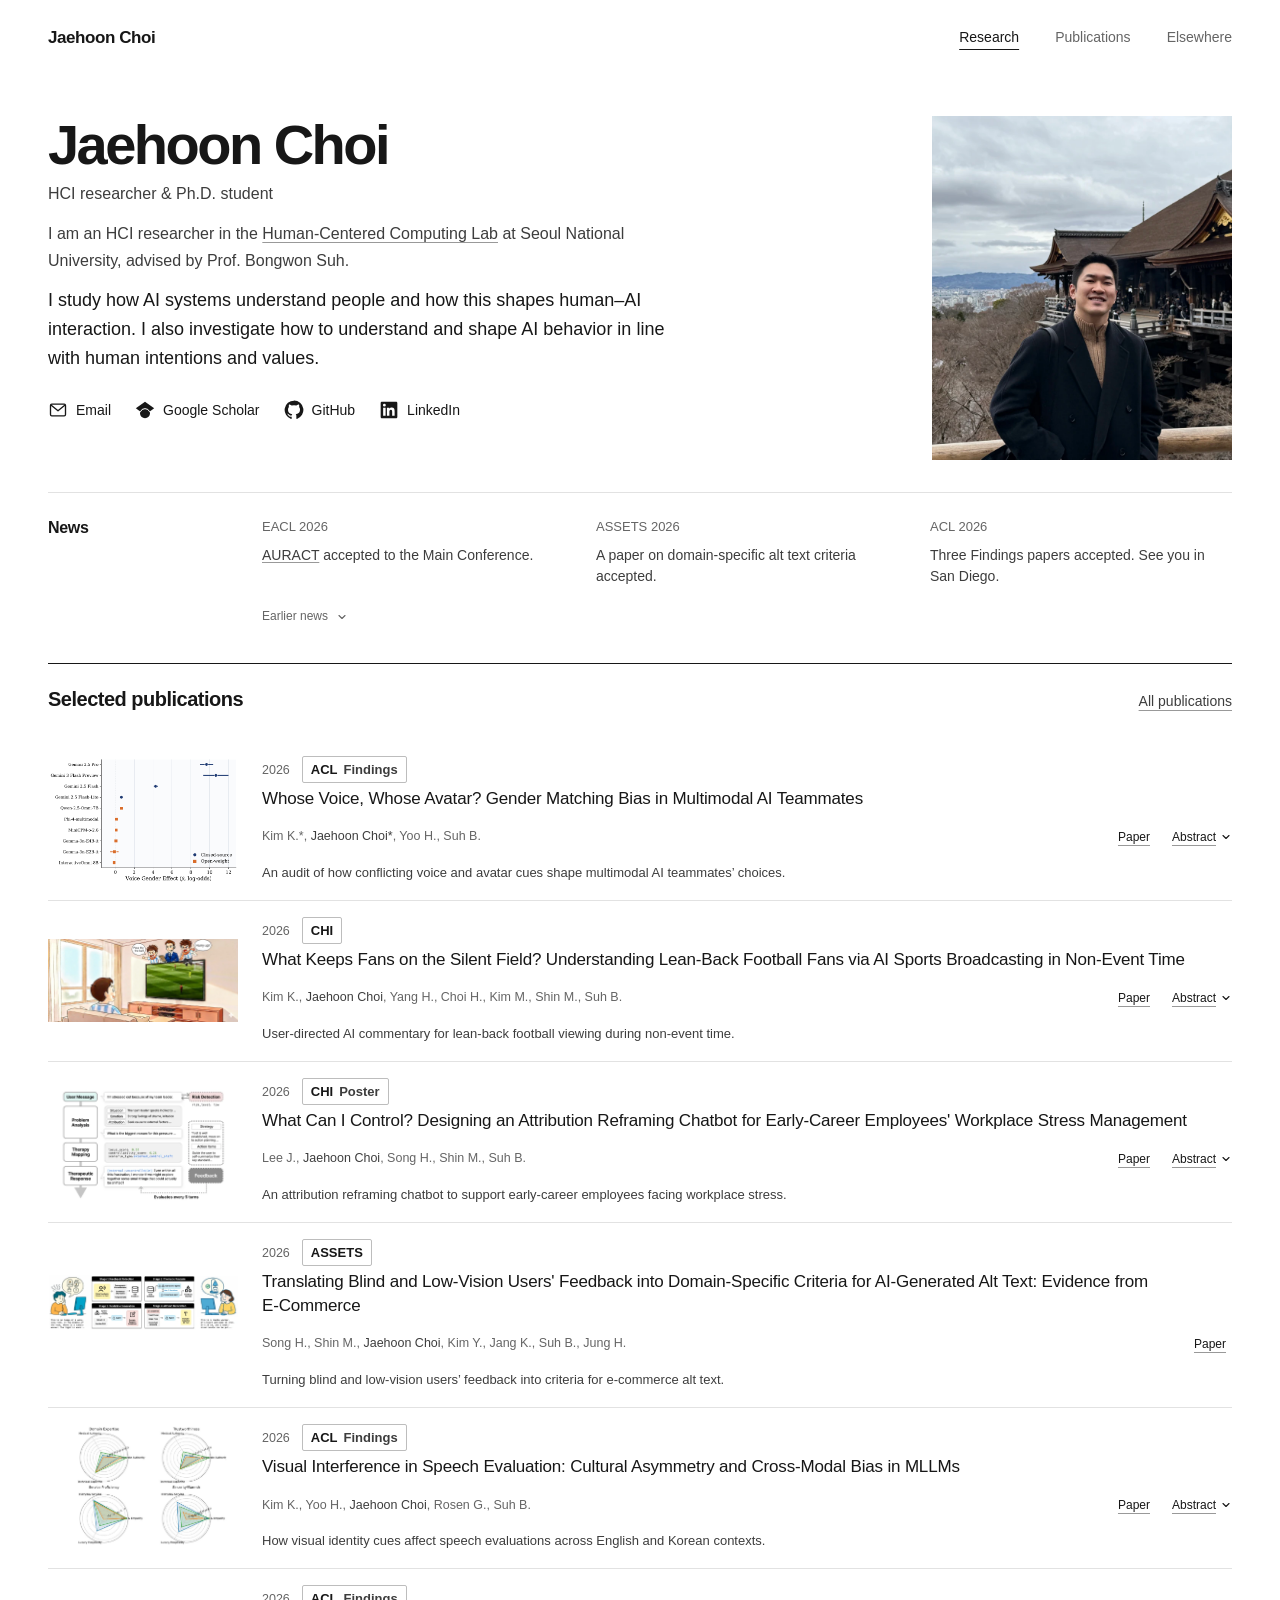
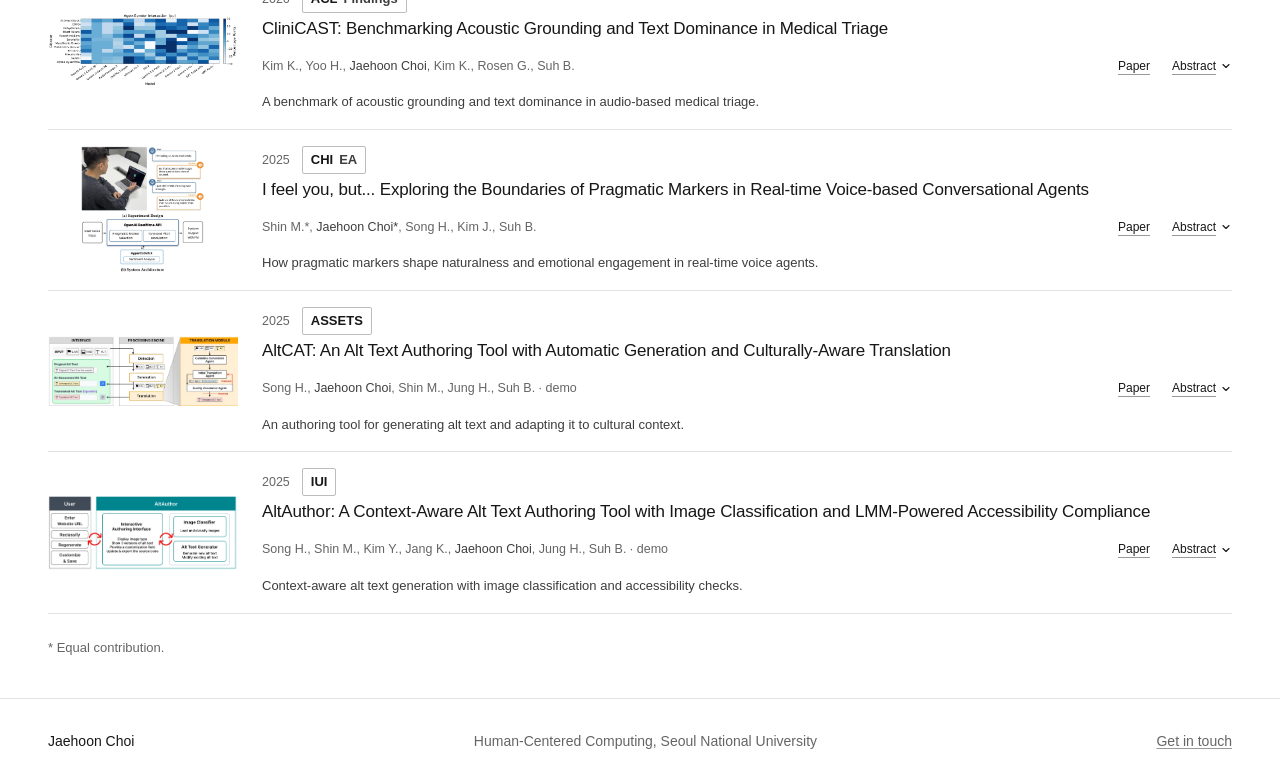
<file: index.html>
<!doctype html>
<html lang="en" data-theme="light">
<head>
  <meta charset="utf-8">
  <meta name="viewport" content="width=device-width, initial-scale=1">
  <meta name="description" content="Jaehoon Choi is an HCI researcher and Ph.D. student at Seoul National University, studying people and AI.">
  <meta name="theme-color" content="#ffffff">
  <title>Jaehoon Choi, HCI researcher</title>
  <link rel="stylesheet" href="type-refinement.css?v=venue-labels-2">
  <noscript><style>
  /* Hallmark · no-script access: every research and photo view stays readable */
  [data-view-panel][hidden] { display: block !important; }
  .publication-page { display: block !important; }
  .abstract-panel { display: block !important; }
  .pub-filters, .gallery-filters, .theme-toggle, .abstract-toggle, [data-paper-abstract] { display: none !important; }
  </style></noscript>
</head>
<body>
  <a class="skip-link" href="#main">Skip to content</a>
  <header class="site-header container">
    <a class="wordmark" href="#home" data-view-target="home">Jaehoon Choi</a>
    <nav class="site-nav" aria-label="Primary">
      <a href="#home" data-view-target="home" class="is-active">Research</a>
      <a href="#publications" data-view-target="publications">Publications</a>
      <a href="#elsewhere" data-view-target="elsewhere">Elsewhere</a>
    </nav>
  </header>
  <main id="main">
    <article id="home" data-view-panel="home">
      <section class="hero compact-profile profile-revision container" aria-label="Profile and recent news">
        <figure class="profile">
          <img src="assets/profile-kyoto-p3.webp" alt="Jaehoon Choi in Kyoto" width="1200" height="900" class="portrait" fetchpriority="high" decoding="async">
        </figure>
        <div class="introduction"><h1>Jaehoon Choi</h1>
          <p class="affiliation">HCI researcher &amp; Ph.D. student</p><div class="prose"><p>I am an HCI researcher in the <a class="text-link" href="https://snuhcc.github.io" target="_blank" rel="noreferrer">Human-Centered Computing Lab</a> at Seoul National University, advised by Prof. Bongwon Suh.</p><p>I study how AI systems understand people and how this shapes human–AI interaction. I also investigate how to understand and shape AI behavior in line with human intentions and values.</p></div><div class="social-links"><a href="mailto:hoon95@snu.ac.kr"><svg class="social-icon" viewBox="0 0 24 24" aria-hidden="true" focusable="false"><rect x="3" y="5" width="18" height="14" rx="1.5" fill="none" stroke="currentColor" stroke-width="1.6"/><path d="m3.5 6 8.5 7 8.5-7" fill="none" stroke="currentColor" stroke-width="1.6" stroke-linejoin="round"/></svg><span>Email</span></a>
<a href="https://scholar.google.com/citations?user=P-nJLYoAAAAJ&hl=ko&oi=sra" target="_blank" rel="noreferrer"><svg class="social-icon" viewBox="0 0 24 24" aria-hidden="true" focusable="false"><path d="M12 2 1 10l11 8 11-8L12 2Z"/><circle cx="12" cy="16" r="6" fill="currentColor"/><path d="M6.4 14.2a6 6 0 0 1 11.2 0" fill="none" stroke="var(--color-paper)" stroke-width="1.2"/></svg><span>Google Scholar</span></a>
<a href="https://github.com/halfhoon" target="_blank" rel="noreferrer"><svg class="social-icon" viewBox="0 0 24 24" aria-hidden="true" focusable="false"><path d="M12 .75a11.25 11.25 0 0 0-3.56 21.92c.56.1.77-.24.77-.54v-2.1c-3.13.68-3.79-1.33-3.79-1.33-.51-1.3-1.25-1.65-1.25-1.65-1.02-.7.08-.69.08-.69 1.13.08 1.72 1.16 1.72 1.16 1 1.72 2.63 1.22 3.27.93.1-.73.4-1.22.71-1.5-2.5-.28-5.13-1.25-5.13-5.56 0-1.23.44-2.23 1.16-3.02-.12-.29-.5-1.43.11-2.98 0 0 .95-.3 3.1 1.15a10.8 10.8 0 0 1 5.64 0c2.15-1.46 3.1-1.15 3.1-1.15.62 1.55.23 2.69.12 2.98.72.79 1.15 1.79 1.15 3.02 0 4.32-2.63 5.27-5.14 5.55.4.35.76 1.03.76 2.08v3.11c0 .3.2.65.77.54A11.25 11.25 0 0 0 12 .75Z"/></svg><span>GitHub</span></a>
<a href="https://www.linkedin.com/in/jaehoon-choi-9299b7343/" target="_blank" rel="noreferrer"><svg class="social-icon" viewBox="0 0 24 24" aria-hidden="true" focusable="false"><path d="M20.45 2H3.55C2.69 2 2 2.68 2 3.52v16.96c0 .84.69 1.52 1.55 1.52h16.9c.86 0 1.55-.68 1.55-1.52V3.52c0-.84-.69-1.52-1.55-1.52ZM7.93 18.75H4.98V9.2h2.95v9.55ZM6.45 7.89a1.71 1.71 0 1 1 0-3.42 1.71 1.71 0 0 1 0 3.42Zm12.3 10.86H15.8V14.1c0-1.11-.02-2.54-1.55-2.54-1.55 0-1.79 1.21-1.79 2.46v4.73H9.51V9.2h2.83v1.3h.04c.39-.74 1.36-1.53 2.8-1.53 3 0 3.57 1.98 3.57 4.55v5.23Z"/></svg><span>LinkedIn</span></a></div>
        </div>
        <section class="compact-news" aria-labelledby="news-title">
          <div class="news-heading"><h2 id="news-title">News</h2></div>
          <div class="news-list"><div class="update-item"><div class="update-year">EACL 2026</div><div class="update-text"><a href="#pub-auract"><abbr>AURACT</abbr></a> accepted to the Main Conference.</div></div>
<div class="update-item">
                <div class="update-year"><abbr>ASSETS</abbr> 2026</div>
                <div class="update-text">A paper on domain-specific alt text criteria accepted.</div>
              </div>
<div class="update-item">
                <div class="update-year"><abbr>ACL</abbr> 2026</div>
                <div class="update-text">Three Findings papers accepted. See you in San Diego.</div>
              </div></div>
          <details class="earlier-news"><summary>Earlier news<svg class="disclosure-icon" viewBox="0 0 16 16" aria-hidden="true" focusable="false"><path d="m4 6 4 4 4-4" fill="none" stroke="currentColor" stroke-width="1.5" stroke-linecap="round" stroke-linejoin="round"/></svg></summary><div class="update-item">
                <div class="update-year"><abbr>CHI</abbr> 2026</div>
                <div class="update-text">One full paper and one poster accepted.</div>
              </div>
<div class="update-item">
                <div class="update-year"><abbr>CHI EA</abbr> 2025</div>
                <div class="update-text">Presented our work on pragmatic markers in voice agents.</div>
              </div></details>
        </section>
      </section>

      <section class="selected unified-research container" aria-labelledby="research-title">
        <div class="section-heading"><h2 id="research-title">Selected publications</h2><a class="quiet-link" href="#publications" data-view-target="publications">All publications</a></div>
        <div class="research-group"><article class="research-item" data-publication-index="1">
      <a class="research-figure" href="https://aclanthology.org/2026.findings-acl.2057/" target="_blank" rel="noreferrer" aria-label="Read paper"><img src="assets/research/voice-effect.webp" alt="Voice gender effects across multimodal AI models." width="737" height="490" class="" loading="lazy" decoding="async"></a>
      <div class="research-body"><p class="research-date"><span>2026</span><span class="research-venue venue-label"><abbr>ACL</abbr> Findings</span></p><h3 class="research-title"><a href="https://aclanthology.org/2026.findings-acl.2057/" target="_blank" rel="noreferrer">Whose Voice, Whose Avatar? Gender Matching Bias in Multimodal AI Teammates</a></h3><div class="research-authors">Kim K.*, <strong>Jaehoon Choi*</strong>, Yoo H., Suh B.</div><p class="research-description">An audit of how conflicting voice and avatar cues shape multimodal AI teammates’ choices.</p><div class="research-links"><a href="https://aclanthology.org/2026.findings-acl.2057/" target="_blank" rel="noreferrer">Paper</a><button type="button" data-paper-abstract="1">Abstract</button></div></div>
    </article><article class="research-item" data-publication-index="2">
      <a class="research-figure" href="https://dl.acm.org/doi/full/10.1145/3772318.3791932" target="_blank" rel="noreferrer" aria-label="Read paper"><img src="assets/research/arua-000.png" alt="ARUA, user-directed AI football commentary." width="1536" height="672" class="" loading="lazy" decoding="async"></a>
      <div class="research-body"><p class="research-date"><span>2026</span><span class="research-venue venue-label"><abbr>CHI</abbr></span></p><h3 class="research-title"><a href="https://dl.acm.org/doi/full/10.1145/3772318.3791932" target="_blank" rel="noreferrer">What Keeps Fans on the Silent Field? Understanding Lean-Back Football Fans via AI Sports Broadcasting in Non-Event Time</a></h3><div class="research-authors">Kim K., <strong>Jaehoon Choi</strong>, Yang H., Choi H., Kim M., Shin M., Suh B.</div><p class="research-description">User-directed AI commentary for lean-back football viewing during non-event time.</p><div class="research-links"><a href="https://dl.acm.org/doi/full/10.1145/3772318.3791932" target="_blank" rel="noreferrer">Paper</a><button type="button" data-paper-abstract="2">Abstract</button></div></div>
    </article><article class="research-item" data-publication-index="3">
      <a class="research-figure" href="https://doi.org/10.1145/3772363.3798873" target="_blank" rel="noreferrer" aria-label="Read paper"><img src="assets/research/workplace.webp" alt="Attribution reframing chatbot for workplace stress." width="779" height="500" class="" loading="lazy" decoding="async"></a>
      <div class="research-body"><p class="research-date"><span>2026</span><span class="research-venue venue-label"><abbr>CHI</abbr> Poster</span></p><h3 class="research-title"><a href="https://doi.org/10.1145/3772363.3798873" target="_blank" rel="noreferrer">What Can I Control? Designing an Attribution Reframing Chatbot for Early-Career Employees' Workplace Stress Management</a></h3><div class="research-authors">Lee J., <strong>Jaehoon Choi</strong>, Song H., Shin M., Suh B.</div><p class="research-description">An attribution reframing chatbot to support early-career employees facing workplace stress.</p><div class="research-links"><a href="https://doi.org/10.1145/3772363.3798873" target="_blank" rel="noreferrer">Paper</a><button type="button" data-paper-abstract="3">Abstract</button></div></div>
    </article><article class="research-item" data-publication-index="4">
      <a class="research-figure" href="https://doi.org/10.1145/3797867.3828985" target="_blank" rel="noreferrer" aria-label="Read paper"><img src="assets/research/alt-criteria.webp" alt="Research workflow for domain-specific alt text criteria." width="815" height="236" class="" loading="lazy" decoding="async"></a>
      <div class="research-body"><p class="research-date"><span>2026</span><span class="research-venue venue-label"><abbr>ASSETS</abbr></span></p><h3 class="research-title"><a href="https://doi.org/10.1145/3797867.3828985" target="_blank" rel="noreferrer">Translating Blind and Low-Vision Users' Feedback into Domain-Specific Criteria for AI-Generated Alt Text: Evidence from E-Commerce</a></h3><div class="research-authors">Song H., Shin M., <strong>Jaehoon Choi</strong>, Kim Y., Jang K., Suh B., Jung H.</div><p class="research-description">Turning blind and low-vision users’ feedback into criteria for e-commerce alt text.</p><div class="research-links"><a href="https://doi.org/10.1145/3797867.3828985" target="_blank" rel="noreferrer">Paper</a></div></div>
    </article><article class="research-item" data-publication-index="5">
      <a class="research-figure" href="https://aclanthology.org/2026.findings-acl.1362/" target="_blank" rel="noreferrer" aria-label="Read paper"><img src="assets/research/visual-interference.webp" alt="Cross-modal bias in speech evaluation." width="1395" height="1060" class="" loading="lazy" decoding="async"></a>
      <div class="research-body"><p class="research-date"><span>2026</span><span class="research-venue venue-label"><abbr>ACL</abbr> Findings</span></p><h3 class="research-title"><a href="https://aclanthology.org/2026.findings-acl.1362/" target="_blank" rel="noreferrer">Visual Interference in Speech Evaluation: Cultural Asymmetry and Cross-Modal Bias in MLLMs</a></h3><div class="research-authors">Kim K., Yoo H., <strong>Jaehoon Choi</strong>, Rosen G., Suh B.</div><p class="research-description">How visual identity cues affect speech evaluations across English and Korean contexts.</p><div class="research-links"><a href="https://aclanthology.org/2026.findings-acl.1362/" target="_blank" rel="noreferrer">Paper</a><button type="button" data-paper-abstract="5">Abstract</button></div></div>
    </article><article class="research-item" data-publication-index="6">
      <a class="research-figure" href="https://aclanthology.org/2026.findings-acl.2056/" target="_blank" rel="noreferrer" aria-label="Read paper"><img src="assets/research/clinicast.webp" alt="CliniCAST acoustic grounding benchmark." width="1393" height="538" class="" loading="lazy" decoding="async"></a>
      <div class="research-body"><p class="research-date"><span>2026</span><span class="research-venue venue-label"><abbr>ACL</abbr> Findings</span></p><h3 class="research-title"><a href="https://aclanthology.org/2026.findings-acl.2056/" target="_blank" rel="noreferrer">CliniCAST: Benchmarking Acoustic Grounding and Text Dominance in Medical Triage</a></h3><div class="research-authors">Kim K., Yoo H., <strong>Jaehoon Choi</strong>, Kim K., Rosen G., Suh B.</div><p class="research-description">A benchmark of acoustic grounding and text dominance in audio-based medical triage.</p><div class="research-links"><a href="https://aclanthology.org/2026.findings-acl.2056/" target="_blank" rel="noreferrer">Paper</a><button type="button" data-paper-abstract="6">Abstract</button></div></div>
    </article><article class="research-item" data-publication-index="7">
      <a class="research-figure" href="https://doi.org/10.1145/3706599.3719797" target="_blank" rel="noreferrer" aria-label="Read paper"><img src="assets/research/pragmatic-markers.webp" alt="Voice agent experiment and system architecture." width="749" height="779" class="" loading="lazy" decoding="async"></a>
      <div class="research-body"><p class="research-date"><span>2025</span><span class="research-venue venue-label"><abbr>CHI</abbr> EA</span></p><h3 class="research-title"><a href="https://doi.org/10.1145/3706599.3719797" target="_blank" rel="noreferrer">I feel you, but... Exploring the Boundaries of Pragmatic Markers in Real-time Voice-based Conversational Agents</a></h3><div class="research-authors">Shin M.*, <strong>Jaehoon Choi*</strong>, Song H., Kim J., Suh B.</div><p class="research-description">How pragmatic markers shape naturalness and emotional engagement in real-time voice agents.</p><div class="research-links"><a href="https://doi.org/10.1145/3706599.3719797" target="_blank" rel="noreferrer">Paper</a><button type="button" data-paper-abstract="7">Abstract</button></div></div>
    </article><article class="research-item" data-publication-index="8">
      <a class="research-figure" href="https://doi.org/10.1145/3663547.3759732" target="_blank" rel="noreferrer" aria-label="Read paper"><img src="assets/research/altcat.webp" alt="AltCAT system architecture and culture-aware translation module." width="975" height="361" class="" loading="lazy" decoding="async"></a>
      <div class="research-body"><p class="research-date"><span>2025</span><span class="research-venue venue-label"><abbr>ASSETS</abbr></span></p><h3 class="research-title"><a href="https://doi.org/10.1145/3663547.3759732" target="_blank" rel="noreferrer">AltCAT: An Alt Text Authoring Tool with Automatic Generation and Culturally-Aware Translation</a></h3><div class="research-authors">Song H., <strong>Jaehoon Choi</strong>, Shin M., Jung H., Suh B. · demo</div><p class="research-description">An authoring tool for generating alt text and adapting it to cultural context.</p><div class="research-links"><a href="https://doi.org/10.1145/3663547.3759732" target="_blank" rel="noreferrer">Paper</a><button type="button" data-paper-abstract="8">Abstract</button></div></div>
    </article><article class="research-item" data-publication-index="9">
      <a class="research-figure" href="https://doi.org/10.1145/3708557.3716366" target="_blank" rel="noreferrer" aria-label="Read paper"><img src="assets/research/altauthor.webp" alt="AltAuthor system architecture and user interaction." width="925" height="368" class="" loading="lazy" decoding="async"></a>
      <div class="research-body"><p class="research-date"><span>2025</span><span class="research-venue venue-label"><abbr>IUI</abbr></span></p><h3 class="research-title"><a href="https://doi.org/10.1145/3708557.3716366" target="_blank" rel="noreferrer">AltAuthor: A Context-Aware Alt Text Authoring Tool with Image Classification and LMM-Powered Accessibility Compliance</a></h3><div class="research-authors">Song H., Shin M., Kim Y., Jang K., <strong>Jaehoon Choi</strong>, Jung H., Suh B. · demo</div><p class="research-description">Context-aware alt text generation with image classification and accessibility checks.</p><div class="research-links"><a href="https://doi.org/10.1145/3708557.3716366" target="_blank" rel="noreferrer">Paper</a><button type="button" data-paper-abstract="9">Abstract</button></div></div>
    </article></div>
        <p class="contribution-note">* Equal contribution.</p>
      </section>
    </article>

    <div class="publication-page container"><section class="work" id="publications" data-view-panel="publications" hidden>
      <div class="section-grid">
        <aside class="publication-index">

          <nav class="year-index" aria-label="Jump to publication year">
            <a href="#pub-2026"><span>2026</span><small>7</small></a>
            <a href="#pub-2025"><span>2025</span><small>6</small></a>
            <a href="#pub-2023"><span>2023</span><small>1</small></a>
          </nav>
        </aside>
        <div>
          <h1 class="section-title">Publications</h1>
          <div class="pub-intro" aria-label="Publication counts">
            <div class="pub-stats">
              <div class="pub-stat"><b>10</b><span>International</span></div>
              <div class="pub-stat"><b>4</b><span>Domestic</span></div>
            </div>
          </div>

          <div class="pub-filters" aria-label="Filter publications by venue">
            <button type="button" class="is-active" data-pub-filter="all">All</button>
            <button type="button" data-pub-filter="eacl"><abbr>EACL</abbr></button>
            <button type="button" data-pub-filter="acl"><abbr>ACL</abbr></button>
            <button type="button" data-pub-filter="chi"><abbr>CHI</abbr></button>
            <button type="button" data-pub-filter="iui"><abbr>IUI</abbr></button>
            <button type="button" data-pub-filter="assets"><abbr>ASSETS</abbr></button>
            <button type="button" data-pub-filter="hcik"><abbr>HCIK</abbr></button>
            <button type="button" data-pub-filter="jiis"><abbr>JIIS</abbr></button>
          </div>

          <div class="pub-table">
            <div class="pub-list-label" data-scope-label="international"><b>International</b><span>10 papers & demos</span></div>
            <div class="pub-group" id="pub-2026" data-scope="international">
              <div class="pub-year">2026</div>
              <div>
                <div class="pub-row" id="pub-auract" data-venue="eacl" tabindex="-1">
                  <div>
                    <div class="pub-title">AURACT: Auditing Response Policy Alignment under Controlled Prosodic Variation in Large Audio Language Models</div>
                    <div class="pub-meta">Kim K., Yoo H., <strong>Jaehoon Choi</strong>, Suh B.</div>
                  </div>
                  <div class="pub-venue"><span class="venue-label"><abbr>EACL</abbr> Main</span><span class="publication-status">To appear</span></div>
                </div>
                <div class="pub-row" data-venue="acl">
                  <div>
                    <div class="pub-title"><a href="https://aclanthology.org/2026.findings-acl.2057/" target="_blank" rel="noreferrer">Whose Voice, Whose Avatar? Gender Matching Bias in Multimodal AI Teammates</a></div>
                    <div class="pub-meta">Kim K.*, <strong>Jaehoon Choi*</strong>, Yoo H., Suh B.</div>
                    <div class="pub-equal">* Equal contribution.</div>
                    <div class="pub-actions"><button type="button" class="abstract-toggle" aria-expanded="false">Abstract</button></div>
                    <div class="abstract-panel">Multimodal Large Language Models (MLLMs) are increasingly deployed as social agents, yet their ability to integrate conflicting identity cues remains underexplored. We audit gender bias in ten recent MLLMs using a counterfactual cooperative gaming task that pairs synthetic voices with avatars of varying gender presentation and visual fidelity. Our analysis reveals distinct bias patterns that can occur independently: closed-source models (eg, Gemini 2.5/3) exhibit a near-deterministic “voice-matching” bias that enforces binary alignment between voice and appearance, whereas open-weight models (eg, Qwen-2.5-Omni-7B) show limited responsiveness to vocal cues and instead exhibit context-driven stereotypes, such as preferring male avatars in combat scenarios. We further find that reducing visual realism attenuates matching tendencies in some models. These findings demonstrate that multimodal fairness is not monolithic; models may appear unbiased on one dimension while enforcing strict identity congruence or role-based stereotypes on another. Code and data are available at https://github.com/halfhoon/whose-voice-whose-avatar.</div>
                  </div>
                  <div class="pub-venue"><span class="venue-label"><abbr>ACL</abbr> Findings</span></div>
                </div>
                <div class="pub-row" data-venue="chi">
                  <div>
                    <div class="pub-title"><a href="https://dl.acm.org/doi/full/10.1145/3772318.3791932" target="_blank" rel="noreferrer">What Keeps Fans on the Silent Field? Understanding Lean-Back Football Fans via AI Sports Broadcasting in Non-Event Time</a></div>
                    <div class="pub-meta">Kim K., <strong>Jaehoon Choi</strong>, Yang H., Choi H., Kim M., Shin M., Suh B.</div>
                    <div class="pub-actions"><button type="button" class="abstract-toggle" aria-expanded="false">Abstract</button></div>
                    <div class="abstract-panel">Modern media consumption habits challenge ‘lean-back’ viewers—who prefer passive viewing—to stay engaged during the frequent periods of Non-Event Time in soccer matches. Existing commentary options often fail this audience, being either too dry or too interactive. To investigate their needs, we developed ARUA, a prototype that positions users as ‘directors’ of their own AI commentary. This approach serves as a probe to understand their preferences for a more engaging viewing experience. In a qualitative study with 32 fans, we found users craft the commentary into a relational tool, tailoring its social presence and emotional tone to maintain engagement. They created proxy voices for their own emotions and curated balanced conversational panels. Our work contributes an understanding of lean-back viewers, introduces a user-directed paradigm for personalized media, and provides design principles for creating engaging, low-effort experiences that support control over social presence, emotional tone, and cognitive load.</div>
                  </div>
                  <div class="pub-venue"><span class="venue-label"><abbr>CHI</abbr></span></div>
                </div>
                <div class="pub-row" data-venue="chi">
                  <div>
                    <div class="pub-title"><a href="https://doi.org/10.1145/3772363.3798873" target="_blank" rel="noreferrer">What Can I Control? Designing an Attribution Reframing Chatbot for Early-Career Employees' Workplace Stress Management</a></div>
                    <div class="pub-meta">Lee J., <strong>Jaehoon Choi</strong>, Song H., Shin M., Suh B.</div>
                    <div class="pub-actions"><button type="button" class="abstract-toggle" aria-expanded="false">Abstract</button></div>
                    <div class="abstract-panel">Early-career employees are particularly vulnerable to workplace stress due to psychosocial stressors such as high work demands and low job control. Despite the importance of addressing these stressors, existing digital interventions for early-career employees focus on information-oriented support like onboarding. This study presents an attribution reframing chatbot (AR chatbot) for workplace stress management among early-career employees. Attribution reframing offers a cognitive intervention point of psychosocial stressors by shifting how individuals interpret stress causes along locus and controllability dimensions. Following formative interviews with 11 early-career employees exploring stress situations and interpretation patterns, we evaluated the AR chatbot with 14 early-career employees across two common stress situations. In work-related situation, stress and controllability significantly improved alongside confidence and readiness, whereas in interpersonal situation, only confidence showed improvement. This study contributes to a deeper understanding of workplace stress among early-career employees and offers design implications for supporting early-career employees with the AR chatbot.</div>
                  </div>
                  <div class="pub-venue"><span class="venue-label"><abbr>CHI</abbr> Poster</span></div>
                </div>
                <div class="pub-row" data-venue="assets">
                  <div>
                    <div class="pub-title"><a href="https://doi.org/10.1145/3797867.3828985" target="_blank" rel="noreferrer">Translating Blind and Low-Vision Users' Feedback into Domain-Specific Criteria for AI-Generated Alt Text: Evidence from E-Commerce</a></div>
                    <div class="pub-meta">Song H., Shin M., <strong>Jaehoon Choi</strong>, Kim Y., Jang K., Suh B., Jung H.</div>
                  </div>
                  <div class="pub-venue"><span class="venue-label"><abbr>ASSETS</abbr></span></div>
                </div>
                <div class="pub-row" data-venue="acl">
                  <div>
                    <div class="pub-title"><a href="https://aclanthology.org/2026.findings-acl.1362/" target="_blank" rel="noreferrer">Visual Interference in Speech Evaluation: Cultural Asymmetry and Cross-Modal Bias in MLLMs</a></div>
                    <div class="pub-meta">Kim K., Yoo H., <strong>Jaehoon Choi</strong>, Rosen G., Suh B.</div>
                    <div class="pub-actions"><button type="button" class="abstract-toggle" aria-expanded="false">Abstract</button></div>
                    <div class="abstract-panel">The transition to end-to-end Multimodal Large Language Models (MLLMs) has positioned these architectures as active social evaluators in high-stakes domains. However, it remains unclear whether these models maintain objective auditory perception or succumb to the "Hearing with Eyes" phenomenon, where visual racial cues distort linguistic proficiency evaluations. We investigate this cross-modal bias by constructing a controlled counterfactual dataset utilizing a Visual Matched-Guise Paradigm. By pairing identical native audio with diverse visual personas across English and Korean contexts, we reveal a distinct Cultural Asymmetry in model behavior. In Anglophone settings, most closed models exhibit Reverse Linguistic Stereotyping, hallucinating non-native accents for Asian speakers despite standard native audio. Conversely, in Korean settings, the same models assign baseline-relative competence premiums across all visual personas, with the largest gains for out-group (White/Black) speakers, consistent with Expectancy Violation Theory. Our findings demonstrate that MLLMs do not merely process sensory inputs but actively reproduce context-dependent sociolinguistic ideologies.</div>
                  </div>
                  <div class="pub-venue"><span class="venue-label"><abbr>ACL</abbr> Findings</span></div>
                </div>
                <div class="pub-row" data-venue="acl">
                  <div>
                    <div class="pub-title"><a href="https://aclanthology.org/2026.findings-acl.2056/" target="_blank" rel="noreferrer">CliniCAST: Benchmarking Acoustic Grounding and Text Dominance in Medical Triage</a></div>
                    <div class="pub-meta">Kim K., Yoo H., <strong>Jaehoon Choi</strong>, Kim K., Rosen G., Suh B.</div>
                    <div class="pub-actions"><button type="button" class="abstract-toggle" aria-expanded="false">Abstract</button></div>
                    <div class="abstract-panel">Recent Large Audio-Language Models (LALMs) integrate acoustic capabilities into reasoning, yet whether they reliably ground clinical judgments in audible evidence remains unproven. We introduce CliniCAST (Clinical Controlled Acoustic Synthetic Triage), a controlled benchmark that disentangles clinically meaningful acoustic cues from lexical content and speaker demographics. CliniCAST comprises 5,856 synthetic samples across 12 disease conditions: 4,800 audio samples forming 2,400 tagged–untagged pairs for five-level emergency triage, and 1,056 audio–text inconsistent samples in which reassuring speech is paired with high-risk acoustic cues. Evaluating a diverse suite of audio-capable foundation models, we find that LALMs exhibit fragile acoustic grounding and a pronounced “text dominance” failure mode: reassuring lexical content suppresses response to audible distress signals even under safety-critical conditions. Age and gender interactions are weak across conditions, indicating that the primary failure mode is insufficient cross-modal integration rather than demographic bias. These results suggest current LALMs are not yet robust enough for high-stakes medical triage, and motivate training objectives that explicitly enforce reliance on clinically grounded audible evidence.</div>
                  </div>
                  <div class="pub-venue"><span class="venue-label"><abbr>ACL</abbr> Findings</span></div>
                </div>
              </div>
            </div>

            <div class="pub-group" id="pub-2025" data-scope="international">
              <div class="pub-year">2025</div>
              <div>
                <div class="pub-row" data-venue="chi">
                  <div>
                    <div class="pub-title"><a href="https://doi.org/10.1145/3706599.3719797" target="_blank" rel="noreferrer">I feel you, but... Exploring the Boundaries of Pragmatic Markers in Real-time Voice-based Conversational Agents</a></div>
                    <div class="pub-meta">Shin M.*, <strong>Jaehoon Choi*</strong>, Song H., Kim J., Suh B.</div>
                    <div class="pub-equal">* Equal contribution.</div>
                    <div class="pub-actions"><button type="button" class="abstract-toggle" aria-expanded="false">Abstract</button></div>
                    <div class="abstract-panel">Although Voice-based Conversational Agents (VCAs) continue to evolve, achieving natural interaction remains challenging. While studies have explored various aspects of conversational style, the impact of Pragmatic Markers (PMs)—linguistic elements that convey speaker intention and emotional context—remains underexplored in human-agent interactions. We conducted a formative study with eight participants using a prototype VCA system, which revealed that real-time sentiment analysis could support more effective PM usage by maintaining conversational context. Building on these insights, we developed a VCA system integrating sentiment-based PM selection and conducted a main study with 20 participants using a 2×2 within-subjects design (emotional/work-related topics × with/without markers). Analysis of conversation logs, surveys, and interviews revealed that moderate PM usage enhanced perceived naturalness and emotional engagement. However, excessive use negatively impacted user experience as participants expected VCAs to maintain a passive yet attentive listener role. Our findings inform design guidelines for context-aware PM integration in VCAs.</div>
                  </div>
                  <div class="pub-venue"><span class="venue-label"><abbr>CHI</abbr> EA</span></div>
                </div>
                <div class="pub-row" data-venue="assets">
                  <div>
                    <div class="pub-title"><a href="https://doi.org/10.1145/3663547.3759732" target="_blank" rel="noreferrer">AltCAT: An Alt Text Authoring Tool with Automatic Generation and Culturally-Aware Translation</a></div>
                    <div class="pub-meta">Song H., <strong>Jaehoon Choi</strong>, Shin M., Jung H., Suh B. · demo</div>
                    <div class="pub-actions"><button type="button" class="abstract-toggle" aria-expanded="false">Abstract</button></div>
                    <div class="abstract-panel">Ensuring visual content accessible on websites is essential for users with visual impairments. However, existing alt text authoring tools often provide alt text only in the primary language or use literal machine translations for other languages, often failing to capture cultural nuances and resulting in inaccurate or misleading descriptions. To overcome this limitation, we introduce AltCAT, the first Alt text authoring tool for web developers that incorporates Culturally-Aware Translation. AltCAT integrates culture-specific knowledge and region-appropriate image description conventions into alt text translations. Our tool consists of two main components: an Alt Text Processing Engine that detects images and alt text on a webpage, generates high-quality alt text, and provides culturally-aware translations using large multimodal models, and an Interactive Authoring Interface for refinement and HTML export. Our key contributions are introducing culturally-aware alt text translation and a practical authoring tool for multilingual web accessibility.</div>
                  </div>
                  <div class="pub-venue"><span class="venue-label"><abbr>ASSETS</abbr></span></div>
                </div>
                <div class="pub-row" data-venue="iui">
                  <div>
                    <div class="pub-title"><a href="https://doi.org/10.1145/3708557.3716366" target="_blank" rel="noreferrer">AltAuthor: A Context-Aware Alt Text Authoring Tool with Image Classification and LMM-Powered Accessibility Compliance</a></div>
                    <div class="pub-meta">Song H., Shin M., Kim Y., Jang K., <strong>Jaehoon Choi</strong>, Jung H., Suh B. · demo</div>
                    <div class="pub-actions"><button type="button" class="abstract-toggle" aria-expanded="false">Abstract</button></div>
                    <div class="abstract-panel">Web accessibility remains a persistent challenge, particularly in providing appropriate alternative text (alt text) for images that meet the needs of people with visual impairments. Existing tools often generate generic descriptions without taking into account image types and webpage context, leading to alt text that fails to align with established accessibility guidelines. To overcome these limitations, we present AltAuthor, an authoring tool designed to assist developers in managing alt text on existing websites. AltAuthor consists of three key components: (1) Image Classifier, which identifies visual content and its type, (2) Alt Text Generator, leveraging a Large Multimodal Model to generate compliant descriptions by incorporating identified image type, webpage context, and Section 508 accessibility guidelines, and (3) Interactive Authoring Interface, allowing developers to customize automated suggestions. Through this integrated approach, AltAuthor provides developers with tools to enhance accessibility management.</div>
                  </div>
                  <div class="pub-venue"><span class="venue-label"><abbr>IUI</abbr></span></div>
                </div>
              </div>
            </div>

            <div class="pub-list-label" data-scope-label="domestic"><b>Domestic</b><span><abbr>HCIK</abbr> · <abbr>JIIS</abbr></span></div>
            <div class="pub-group" data-scope="domestic">
              <div class="pub-year">2025</div>
              <div>
                <div class="pub-row" data-venue="hcik">
                  <div>
                    <div class="pub-title">Design Guidelines for Enhancing Korean Voice Assistants with Discourse Markers Using LLMs</div>
                    <div class="pub-meta">Shin M.*, <strong>Jaehoon Choi*</strong>, Kim J., Song H., Suh B.</div>
                    <div class="pub-equal">* Equal contribution.</div>
                  </div>
                  <div class="pub-venue"><span class="venue-label"><abbr>HCIK</abbr></span></div>
                </div>
                <div class="pub-row" data-venue="hcik">
                  <div>
                    <div class="pub-title">Proposal of a Personalized Multimedia E-book System Using Generative AI</div>
                    <div class="pub-meta">Jeon H.*, Kim Y.*, Jang K., Shin M., <strong>Jaehoon Choi</strong>, Suh B.</div>
                    <div class="pub-equal">* Equal contribution.</div>
                  </div>
                  <div class="pub-venue"><span class="venue-label"><abbr>HCIK</abbr></span></div>
                </div>
                <div class="pub-row" data-venue="hcik">
                  <div>
                    <div class="pub-title">Exploring the Use of Assistive Technology for Students with Disabilities in the Last Five Years: A Literature Review</div>
                    <div class="pub-meta">Song H., Seo S., Kim J., Kim Y., Shin M., Jang K., <strong>Jaehoon Choi</strong>, Jung H., Suh B.</div>
                  </div>
                  <div class="pub-venue"><span class="venue-label"><abbr>HCIK</abbr></span></div>
                </div>
              </div>
            </div>

            <div class="pub-group" id="pub-2023" data-scope="domestic">
              <div class="pub-year">2023</div>
              <div>
                <div class="pub-row" data-venue="jiis">
                  <div>
                    <div class="pub-title">Comparing Corporate and Public ESG Perceptions Using Text Mining and ChatGPT Analysis</div>
                    <div class="pub-meta"><strong>Jaehoon Choi</strong>, Yang S.-B., Yoon S.-H.</div>
                  </div>
                  <div class="pub-venue"><span class="venue-label"><abbr>JIIS</abbr></span></div>
                </div>
              </div>
            </div>
          </div>
        </div>
      </div>
    </section></div>

    <section class="elsewhere container" id="elsewhere" data-view-panel="elsewhere" hidden>
      <header class="gallery-heading">
        <div><h1>Elsewhere</h1><p class="gallery-intro">Conferences, travel, and everyday life.</p></div>
        <p>A loose record of conference corridors, short stops while traveling, and evenings after training. Small scenes from the life around the work.</p>
      </header>
      <div class="gallery-toolbar"><p>Between sessions, after practice, on the road.</p><div class="gallery-filters" aria-label="Filter photos">
        <button type="button" data-gallery-filter="all" aria-pressed="true" class="is-active">All photos</button>
        <button type="button" data-gallery-filter="conference" aria-pressed="false">Conferences</button>
        <button type="button" data-gallery-filter="travel" aria-pressed="false">On the road</button>
        <button type="button" data-gallery-filter="offscreen" aria-pressed="false">Off-screen</button>
      </div></div>
      <div class="photo-wall"><figure class="photo-card" data-category="conference">
  <a class="photo-link" data-photo-index="0" href="photos/acl26-san-diego-sunset.jpg" aria-label="View Sunset by the water at ACL’26, San Diego full size">
    <img src="photos/thumbs/acl26-san-diego-sunset-480.webp" srcset="photos/thumbs/acl26-san-diego-sunset-480.webp 480w, photos/thumbs/acl26-san-diego-sunset-960.webp 960w" sizes="(max-width: 640px) calc(92vw - 29.44px), (max-width: 700px) calc(92vw - 44.16px), (max-width: 960px) calc((92vw - 76.16px) / 2), (max-width: 1000px) calc((92vw - 120.32px) / 2), (max-width: 1280px) calc((92vw - 152.32px) / 3), 341.76px" alt="Sunset by the water at ACL’26, San Diego" width="3024" height="4032" loading="lazy" decoding="async">
    <span class="photo-open" aria-hidden="true">View photo</span>
  </a>
  <figcaption>ACL’26, San Diego</figcaption>
</figure>
<figure class="photo-card" data-category="conference">
  <a class="photo-link" data-photo-index="1" href="photos/acl26-san-diego-poster.jpg" aria-label="View Whose Voice, Whose Avatar poster at ACL’26, San Diego full size">
    <img src="photos/thumbs/acl26-san-diego-poster-480.webp" srcset="photos/thumbs/acl26-san-diego-poster-480.webp 480w, photos/thumbs/acl26-san-diego-poster-960.webp 960w" sizes="(max-width: 640px) calc(92vw - 29.44px), (max-width: 700px) calc(92vw - 44.16px), (max-width: 960px) calc((92vw - 76.16px) / 2), (max-width: 1000px) calc((92vw - 120.32px) / 2), (max-width: 1280px) calc((92vw - 152.32px) / 3), 341.76px" alt="Whose Voice, Whose Avatar poster at ACL’26, San Diego" width="4284" height="5712" loading="lazy" decoding="async">
    <span class="photo-open" aria-hidden="true">View photo</span>
  </a>
  <figcaption>ACL’26, San Diego</figcaption>
</figure>
<figure class="photo-card" data-category="conference">
  <a class="photo-link" data-photo-index="2" href="photos/acl26-san-diego-discussion.jpg" aria-label="View Poster discussion at ACL’26, San Diego full size">
    <img src="photos/thumbs/acl26-san-diego-discussion-480.webp" srcset="photos/thumbs/acl26-san-diego-discussion-480.webp 480w, photos/thumbs/acl26-san-diego-discussion-960.webp 960w" sizes="(max-width: 640px) calc(92vw - 29.44px), (max-width: 700px) calc(92vw - 44.16px), (max-width: 960px) calc((92vw - 76.16px) / 2), (max-width: 1000px) calc((92vw - 120.32px) / 2), (max-width: 1280px) calc((92vw - 152.32px) / 3), 341.76px" alt="Poster discussion at ACL’26, San Diego" width="2252" height="4000" loading="lazy" decoding="async">
    <span class="photo-open" aria-hidden="true">View photo</span>
  </a>
  <figcaption>ACL’26, San Diego</figcaption>
</figure>
<figure class="photo-card" data-category="conference">
  <a class="photo-link" data-photo-index="3" href="photos/iui-cagliari-2.jpeg" aria-label="View IUI’25, Cagliari full size">
    <img src="photos/thumbs/iui-cagliari-2-480.webp" srcset="photos/thumbs/iui-cagliari-2-480.webp 480w, photos/thumbs/iui-cagliari-2-960.webp 960w" sizes="(max-width: 640px) calc(92vw - 29.44px), (max-width: 700px) calc(92vw - 44.16px), (max-width: 960px) calc((92vw - 76.16px) / 2), (max-width: 1000px) calc((92vw - 120.32px) / 2), (max-width: 1280px) calc((92vw - 152.32px) / 3), 341.76px" alt="IUI’25, Cagliari" width="5712" height="4284" loading="lazy" decoding="async">
    <span class="photo-open" aria-hidden="true">View photo</span>
  </a>
  <figcaption>IUI’25, Cagliari</figcaption>
</figure>
<figure class="photo-card" data-category="travel">
  <a class="photo-link" data-photo-index="4" href="photos/trip_japan_2026.jpeg" aria-label="View Osaka full size">
    <img src="photos/thumbs/trip_japan_2026-480.webp" srcset="photos/thumbs/trip_japan_2026-480.webp 480w, photos/thumbs/trip_japan_2026-960.webp 960w" sizes="(max-width: 640px) calc(92vw - 29.44px), (max-width: 700px) calc(92vw - 44.16px), (max-width: 960px) calc((92vw - 76.16px) / 2), (max-width: 1000px) calc((92vw - 120.32px) / 2), (max-width: 1280px) calc((92vw - 152.32px) / 3), 341.76px" alt="Osaka" width="3000" height="4000" loading="lazy" decoding="async">
    <span class="photo-open" aria-hidden="true">View photo</span>
  </a>
  <figcaption>Osaka</figcaption>
</figure>
<figure class="photo-card" data-category="conference">
  <a class="photo-link" data-photo-index="5" href="photos/CHI25.jpeg" aria-label="View Poster presentation at CHI’25, Yokohama full size">
    <img src="photos/thumbs/CHI25-480.webp" srcset="photos/thumbs/CHI25-480.webp 480w, photos/thumbs/CHI25-960.webp 960w" sizes="(max-width: 640px) calc(92vw - 29.44px), (max-width: 700px) calc(92vw - 44.16px), (max-width: 960px) calc((92vw - 76.16px) / 2), (max-width: 1000px) calc((92vw - 120.32px) / 2), (max-width: 1280px) calc((92vw - 152.32px) / 3), 341.76px" alt="Poster presentation at CHI’25, Yokohama" width="5712" height="4284" loading="lazy" decoding="async">
    <span class="photo-open" aria-hidden="true">View photo</span>
  </a>
  <figcaption>CHI’25, Yokohama</figcaption>
</figure>
<figure class="photo-card" data-category="travel">
  <a class="photo-link" data-photo-index="6" href="assets/photo-italy.jpeg" aria-label="View Italy full size">
    <img src="photos/thumbs/photo-italy-480.webp" srcset="photos/thumbs/photo-italy-480.webp 480w, photos/thumbs/photo-italy-960.webp 960w" sizes="(max-width: 640px) calc(92vw - 29.44px), (max-width: 700px) calc(92vw - 44.16px), (max-width: 960px) calc((92vw - 76.16px) / 2), (max-width: 1000px) calc((92vw - 120.32px) / 2), (max-width: 1280px) calc((92vw - 152.32px) / 3), 341.76px" alt="Italy" width="4032" height="3024" loading="lazy" decoding="async">
    <span class="photo-open" aria-hidden="true">View photo</span>
  </a>
  <figcaption>Italy</figcaption>
</figure>
<figure class="photo-card" data-category="offscreen">
  <a class="photo-link" data-photo-index="7" href="assets/offscreen-jiujitsu.jpeg" aria-label="View Jiu-jitsu full size">
    <img src="photos/thumbs/offscreen-jiujitsu-480.webp" srcset="photos/thumbs/offscreen-jiujitsu-480.webp 480w, photos/thumbs/offscreen-jiujitsu-960.webp 960w" sizes="(max-width: 640px) calc(92vw - 29.44px), (max-width: 700px) calc(92vw - 44.16px), (max-width: 960px) calc((92vw - 76.16px) / 2), (max-width: 1000px) calc((92vw - 120.32px) / 2), (max-width: 1280px) calc((92vw - 152.32px) / 3), 341.76px" alt="Jiu-jitsu" width="4284" height="5712" loading="lazy" decoding="async">
    <span class="photo-open" aria-hidden="true">View photo</span>
  </a>
  <figcaption>Jiu-jitsu</figcaption>
</figure>
<figure class="photo-card" data-category="travel">
  <a class="photo-link" data-photo-index="8" href="photos/iui-vatican.jpeg" aria-label="View Travel after IUI’25, Vatican City full size">
    <img src="photos/thumbs/iui-vatican-480.webp" srcset="photos/thumbs/iui-vatican-480.webp 480w, photos/thumbs/iui-vatican-960.webp 960w" sizes="(max-width: 640px) calc(92vw - 29.44px), (max-width: 700px) calc(92vw - 44.16px), (max-width: 960px) calc((92vw - 76.16px) / 2), (max-width: 1000px) calc((92vw - 120.32px) / 2), (max-width: 1280px) calc((92vw - 152.32px) / 3), 341.76px" alt="Travel after IUI’25, Vatican City" width="3024" height="4032" loading="lazy" decoding="async">
    <span class="photo-open" aria-hidden="true">View photo</span>
  </a>
  <figcaption>After IUI’25, Vatican City</figcaption>
</figure>
<figure class="photo-card" data-category="travel">
  <a class="photo-link" data-photo-index="9" href="photos/trip_jeju_2025.jpeg" aria-label="View Jeju full size">
    <img src="photos/thumbs/trip_jeju_2025-480.webp" srcset="photos/thumbs/trip_jeju_2025-480.webp 480w, photos/thumbs/trip_jeju_2025-960.webp 960w" sizes="(max-width: 640px) calc(92vw - 29.44px), (max-width: 700px) calc(92vw - 44.16px), (max-width: 960px) calc((92vw - 76.16px) / 2), (max-width: 1000px) calc((92vw - 120.32px) / 2), (max-width: 1280px) calc((92vw - 152.32px) / 3), 341.76px" alt="Jeju" width="4284" height="5712" loading="lazy" decoding="async">
    <span class="photo-open" aria-hidden="true">View photo</span>
  </a>
  <figcaption>Jeju</figcaption>
</figure>
<figure class="photo-card" data-category="conference">
  <a class="photo-link" data-photo-index="10" href="assets/photo-altauthor.jpeg" aria-label="View AltAuthor demo at IUI’25, Cagliari full size">
    <img src="photos/thumbs/photo-altauthor-480.webp" srcset="photos/thumbs/photo-altauthor-480.webp 480w, photos/thumbs/photo-altauthor-960.webp 960w" sizes="(max-width: 640px) calc(92vw - 29.44px), (max-width: 700px) calc(92vw - 44.16px), (max-width: 960px) calc((92vw - 76.16px) / 2), (max-width: 1000px) calc((92vw - 120.32px) / 2), (max-width: 1280px) calc((92vw - 152.32px) / 3), 341.76px" alt="AltAuthor demo at IUI’25, Cagliari" width="3024" height="4032" loading="lazy" decoding="async">
    <span class="photo-open" aria-hidden="true">View photo</span>
  </a>
  <figcaption>IUI’25, Cagliari</figcaption>
</figure>
<figure class="photo-card" data-category="travel">
  <a class="photo-link" data-photo-index="11" href="photos/trip_japan_2024.jpeg" aria-label="View Japan full size">
    <img src="photos/thumbs/trip_japan_2024-480.webp" srcset="photos/thumbs/trip_japan_2024-480.webp 480w, photos/thumbs/trip_japan_2024-960.webp 960w" sizes="(max-width: 640px) calc(92vw - 29.44px), (max-width: 700px) calc(92vw - 44.16px), (max-width: 960px) calc((92vw - 76.16px) / 2), (max-width: 1000px) calc((92vw - 120.32px) / 2), (max-width: 1280px) calc((92vw - 152.32px) / 3), 341.76px" alt="Japan" width="4284" height="4284" loading="lazy" decoding="async">
    <span class="photo-open" aria-hidden="true">View photo</span>
  </a>
  <figcaption>Japan</figcaption>
</figure>
<figure class="photo-card" data-category="offscreen">
  <a class="photo-link" data-photo-index="12" href="assets/offscreen-wrestling.jpeg" aria-label="View Wrestling full size">
    <img src="photos/thumbs/offscreen-wrestling-480.webp" srcset="photos/thumbs/offscreen-wrestling-480.webp 480w, photos/thumbs/offscreen-wrestling-960.webp 960w" sizes="(max-width: 640px) calc(92vw - 29.44px), (max-width: 700px) calc(92vw - 44.16px), (max-width: 960px) calc((92vw - 76.16px) / 2), (max-width: 1000px) calc((92vw - 120.32px) / 2), (max-width: 1280px) calc((92vw - 152.32px) / 3), 341.76px" alt="Wrestling" width="2316" height="3088" loading="lazy" decoding="async">
    <span class="photo-open" aria-hidden="true">View photo</span>
  </a>
  <figcaption>Wrestling</figcaption>
</figure>
<figure class="photo-card" data-category="offscreen">
  <a class="photo-link" data-photo-index="13" href="photos/positive_mind.jpeg" aria-label="View At the desk full size">
    <img src="photos/thumbs/positive_mind-480.webp" srcset="photos/thumbs/positive_mind-480.webp 480w, photos/thumbs/positive_mind-960.webp 960w" sizes="(max-width: 640px) calc(92vw - 29.44px), (max-width: 700px) calc(92vw - 44.16px), (max-width: 960px) calc((92vw - 76.16px) / 2), (max-width: 1000px) calc((92vw - 120.32px) / 2), (max-width: 1280px) calc((92vw - 152.32px) / 3), 341.76px" alt="At the desk" width="3024" height="4032" loading="lazy" decoding="async">
    <span class="photo-open" aria-hidden="true">View photo</span>
  </a>
  <figcaption>At the desk</figcaption>
</figure></div>
    </section>
  </main>
  <footer class="site-footer container"><span>Jaehoon Choi</span><p>Human-Centered Computing, Seoul National University</p><a href="mailto:hoon95@snu.ac.kr">Get in touch</a></footer>

  <dialog class="lightbox" aria-label="Photo viewer">
    <div class="lightbox-top"><span class="lightbox-caption"></span><button type="button" class="lightbox-close" autofocus>Close</button></div>
    <img class="lightbox-image" alt="" decoding="async">
    <div class="lightbox-bottom"><button type="button" data-photo-step="-1">Previous</button><span class="lightbox-count" aria-live="polite"></span><button type="button" data-photo-step="1">Next</button></div>
  </dialog>
  <script src="journal.js?v=photo-loading-1"></script>
</body>
</html>
</file>
<file: type-refinement.css>
/* Hallmark · shape: Research index · genre: editorial · theme: existing white academic profile · redesign: polish · job: read research · idea: Metadata belongs to each title, figures lead each row, and abstracts open in place · vibe: white scholarly restrained
 * paper: user-requested pure white · display: existing Arial · body: existing Helvetica Neue · hero: unchanged introduction and unframed portrait · nav: retained text links · footer: retained contact · imagery: original portrait and paper figures · copy: verbatim · v2.0.0 */
/* Hallmark · critique: compact publication rows with figures left, title metadata above, and actions right; news disclosure stays below current entries */
/* Hallmark · research-flow finish-review: subagent fix ·1 finding ·1 resolved: inline abstract measure capped at75ch and recaptured */
/* Hallmark · answered F15 · profile and publication rows retain the established page grids; font refinement adds no new section layout */
@import url('./compact.css');

.wordmark { font-size: 17px; }
.site-nav a { font-size: 14px; }
.compact-profile.profile-revision h1 { font-size: 56px; }
.compact-profile.profile-revision .affiliation { font-size: 16px; margin-bottom: var(--space-md); }
.compact-profile.profile-revision .prose p { font-size: 16px; line-height: 1.65; }
.compact-profile.profile-revision .prose p:last-child { font-size: 18px; line-height: 1.6; }
.compact-profile.profile-revision .social-links a { font-size: 14px; }
.profile-revision .compact-news h2 { font-size: 16px; }
.unified-research .section-heading h2 { font-size: 22px; }
.unified-research .research-date { font-size: 13px; }
.unified-research .research-body { display: grid; grid-template-columns: minmax(0, 1fr) max-content; column-gap: var(--space-lg); row-gap: var(--space-2xs); }
.unified-research .research-title { grid-column: 1 / -1; grid-row: 1; font: 500 18.5px/1.4 var(--font-body); letter-spacing: -.01em; }
.unified-research .research-authors { grid-column: 1; grid-row: 2; align-self: center; margin: 0; font-size: 13px; line-height: 1.55; }
.unified-research .research-links { grid-column: 2; grid-row: 2; align-self: center; margin: 0; gap: var(--space-md); }
.unified-research .research-description { grid-column: 1 / -1; grid-row: 3; margin: 0; font-size: 14px; line-height: 1.6; }
.unified-research .research-figure { align-self: start; }
.section-title { font-size: 40px; }
.pub-stat b { font-size: 24px; }
.pub-year { font-size: 18px; }
.pub-row { padding-block: var(--space-lg); }
.pub-title { font: 500 19px/1.45 var(--font-body); letter-spacing: -.01em; }
.pub-meta { margin-top: var(--space-xs); font-size: 14px; line-height: 1.6; }
.pub-meta strong { font-weight: 500; }
.pub-venue { font-size: 13px; }
.pub-actions { margin-top: var(--space-xs); }
.publication-status { display: block; margin-top: var(--space-xs); color: var(--color-muted); font-size: 13px; }
@media (min-width: 701px) and (max-width: 1100px) {
 .compact-profile.profile-revision h1 { font-size: 46px; }
 .unified-research .research-title { font-size: 18px; }
}
@media (max-width: 700px) {
 .compact-profile.profile-revision h1 { font-size: clamp(27px, 7.2vw, 38px); }
 .compact-profile.profile-revision .affiliation { font-size: 14px; margin: 0; }
 .compact-profile.profile-revision .prose p { font-size: 16px; }
 .compact-profile.profile-revision .prose p:last-child { font-size: 17px; }
 .compact-profile.profile-revision .social-links a { font-size: 14px; }
 .unified-research .section-heading h2 { font-size: 20px; }
 .unified-research .research-item { grid-template-areas: "date date" "title title" "authors authors" "description figure" "links figure"; row-gap: var(--space-xs); }
 .unified-research .research-body { display: contents; }
 .unified-research .research-title { grid-area: title; font-size: 17px; line-height: 1.4; }
 .unified-research .research-authors { grid-area: authors; font-size: 13px; }
 .unified-research .research-description { grid-area: description; font-size: 14px; line-height: 1.55; }
 .unified-research .research-links { grid-area: links; justify-self: start; }
 .unified-research .research-figure { padding: 0; }
 .section-title { font-size: 34px; }
 .pub-title { font-size: 18px; }
 .pub-meta { font-size: 14px; }
}

/* Publication typography, reduced one further step at the user's request. */
.unified-research .section-heading h2 { font-size: 20px; }
.unified-research .research-title { font-size: 17px; }
.unified-research .research-date { font-size: 12.5px; }
.unified-research .research-authors { font-size: 12.5px; }
.unified-research .research-description { font-size: 13px; line-height: 1.6; }
.unified-research .research-links a, .unified-research .research-links button { font-size: 12px; }
.section-title { font-size: 36px; }
.pub-title { font-size: 17.5px; }
.pub-meta { font-size: 13px; }
.pub-venue, .publication-status { font-size: 12px; }
.pub-year { font-size: 16px; }
@media (max-width: 700px) {
 .unified-research .section-heading h2 { font-size: 19px; }
 .unified-research .research-title { font-size: 16px; }
 .unified-research .research-description { font-size: 13px; }
 .section-title { font-size: 32px; }
 .pub-title { font-size: 16.5px; }
}


/* Research flow: keep metadata with each title and open abstracts in place. */
.compact-profile.profile-revision .compact-news { grid-template-areas: "heading items" ". earlier"; row-gap: var(--space-xs); }
.profile-revision .earlier-news, .profile-revision .earlier-news[open] { grid-area: earlier; grid-column: 2; grid-row: 2; margin: 0; }
.profile-revision .earlier-news summary { display: inline-flex; align-items: center; gap: var(--space-xs); padding: 0; list-style: none; }
.profile-revision .earlier-news summary::-webkit-details-marker { display: none; }
.profile-revision .earlier-news[open] .update-item { grid-template-columns: 96px minmax(0, 1fr); padding-block: var(--space-xs); }
.disclosure-icon { width: 12px; height: 12px; flex: 0 0 12px; transition: transform var(--dur-micro) var(--ease-out); }
.earlier-news[open] > summary .disclosure-icon, [aria-expanded="true"] > .disclosure-icon { transform: rotate(180deg); }
.unified-research .research-item { grid-template-columns: 190px minmax(0, 1fr) 96px; grid-template-areas: none; column-gap: var(--space-lg); row-gap: var(--space-sm); align-items: start; }
.unified-research .research-figure { grid-area: auto; grid-column: 1; grid-row: 1; align-self: center; width: 190px; }
.unified-research .research-body { grid-area: auto; grid-column: 2; grid-row: 1; display: block; }
.unified-research .research-date { display: flex; align-items: baseline; flex-wrap: wrap; gap: var(--space-sm); margin: 0 0 var(--space-xs); padding: 0; line-height: 1.5; }
.unified-research .research-venue { font-size: inherit; font-weight: 400; color: var(--color-muted); }
.unified-research .research-title { margin: 0; }
.unified-research .research-authors { margin-top: var(--space-xs); }
.unified-research .research-description { margin-top: var(--space-xs); }
.unified-research .research-links { grid-area: auto; grid-column: 3; grid-row: 1; display: flex; flex-direction: column; align-items: flex-end; align-self: start; gap: 0; margin: 0; }
.unified-research .research-links button { gap: var(--space-2xs); }
.unified-research .research-links:empty { display: none; }
.unified-research .research-item:focus-within { border-bottom-color: var(--color-ink); }
.research-abstract { grid-column: 2 / -1; max-width: 75ch; margin: 0; padding-top: var(--space-md); border-top: 1px solid var(--color-rule); color: var(--color-ink-2); font-size: 14px; line-height: 1.7; overflow-wrap: break-word; animation: abstract-reveal var(--dur-micro) var(--ease-out); }
@keyframes abstract-reveal { from { opacity: 0; transform: translateY(4px); } to { opacity: 1; transform: none; } }
@media (hover: hover) and (pointer: fine) {
 .unified-research .research-item:hover { border-bottom-color: var(--color-ink); }
}
@media (min-width: 701px) and (max-width: 1000px) {
 .unified-research .research-item { grid-template-columns: 156px minmax(0, 1fr) 80px; column-gap: var(--space-md); }
 .unified-research .research-figure { width: 156px; }
}
@media (max-width: 700px) {
 .compact-profile.profile-revision .compact-news { grid-template-columns: minmax(0, 1fr); grid-template-areas: "heading" "items" "earlier"; row-gap: var(--space-sm); }
 .profile-revision .earlier-news, .profile-revision .earlier-news[open] { grid-column: 1; grid-row: 3; }
 .profile-revision .earlier-news[open] .update-item { grid-template-columns: 80px minmax(0, 1fr); }
 .unified-research .research-item { grid-template-columns: 100px minmax(0, 1fr); grid-template-areas: "date date" "title title" "figure authors" "figure description" "figure actions"; gap: var(--space-xs) var(--space-md); }
 .unified-research .research-body { display: contents; }
 .unified-research .research-date { grid-area: date; margin: 0; }
 .unified-research .research-title { grid-area: title; }
 .unified-research .research-authors { grid-area: authors; align-self: start; margin: 0; }
 .unified-research .research-description { grid-area: description; margin: 0; }
 .unified-research .research-figure { grid-area: figure; width: 100px; align-self: start; }
 .unified-research .research-links { grid-area: actions; flex-direction: row; justify-self: end; gap: var(--space-md); }
 .research-abstract { grid-column: 1 / -1; grid-row: auto; font-size: 14px; }
}
@media (max-width: 360px) {
 .unified-research .research-item { grid-template-columns: 84px minmax(0, 1fr); column-gap: var(--space-sm); }
 .unified-research .research-figure { width: 84px; }
}
@media (prefers-reduced-motion: reduce) {
 .disclosure-icon { transition: none; }
 .research-abstract { animation: none; }
}


/* Treat each paper as one unit: shared alignment and an inline action group. */
.compact-profile.profile-revision .compact-news { grid-template-columns: 190px minmax(0, 1fr); }
.unified-research .research-item { grid-template-columns: 190px minmax(0, 1fr); }
.unified-research .research-figure { display: flex; align-items: center; justify-content: center; align-self: start; height: 128px; }
.unified-research .research-body { display: grid; grid-template-columns: minmax(0, 1fr) max-content; column-gap: var(--space-lg); row-gap: var(--space-2xs); }
.unified-research .research-date { grid-column: 1 / -1; grid-row: 1; margin: 0; }
.unified-research .research-title { grid-column: 1 / -1; grid-row: 2; }
.unified-research .research-authors { grid-column: 1; grid-row: 3; align-self: center; margin: 0; }
.unified-research .research-description { grid-column: 1 / -1; grid-row: 4; margin: 0; }
.unified-research .research-links { grid-column: 2; grid-row: 3; flex-direction: row; align-items: center; align-self: center; gap: var(--space-md); white-space: nowrap; }
.unified-research .research-links a { min-width: 44px; justify-content: center; }
@media (min-width: 701px) and (max-width: 1000px) {
 .compact-profile.profile-revision .compact-news { grid-template-columns: 156px minmax(0, 1fr); column-gap: var(--space-md); }
 .unified-research .research-item { grid-template-columns: 156px minmax(0, 1fr); }
}
@media (max-width: 700px) {
 .compact-profile.profile-revision .compact-news { grid-template-columns: minmax(0, 1fr); }
 .unified-research .research-item { grid-template-columns: 100px minmax(0, 1fr); }
 .unified-research .research-body { display: contents; }
 .unified-research .research-date { grid-area: date; }
 .unified-research .research-title { grid-area: title; }
 .unified-research .research-authors { grid-area: authors; align-self: start; }
 .unified-research .research-description { grid-area: description; }
 .unified-research .research-links { grid-area: actions; align-self: start; }
 .unified-research .research-figure { display: block; height: auto; }
}
@media (max-width: 360px) {
 .unified-research .research-item { grid-template-columns: 84px minmax(0, 1fr); }
}

.photo-wall { width: 92%; margin-inline: auto; column-gap: 32px; }

/* Conference and track form one label; publication status stays separate. */
.venue-label, .unified-research .research-date .venue-label {
 display: inline-flex; align-items: baseline; gap: 6px;
 padding: 4px 8px; border: 1px solid #bdbdbd; border-radius: var(--radius-control);
 background: var(--color-paper); color: var(--color-ink-2);
 font-size: 13px; font-weight: 600; line-height: 1.35; white-space: nowrap;
}
.venue-label abbr { color: var(--color-ink); }
.pub-venue { padding-top: 0; text-align: left; }
.publication-status { margin-top: 6px; font-size: 11px; line-height: 1.5; }
@media (min-width: 701px) {
 .pub-row { grid-template-columns: minmax(0, 1fr) 120px; }
}
</file>
